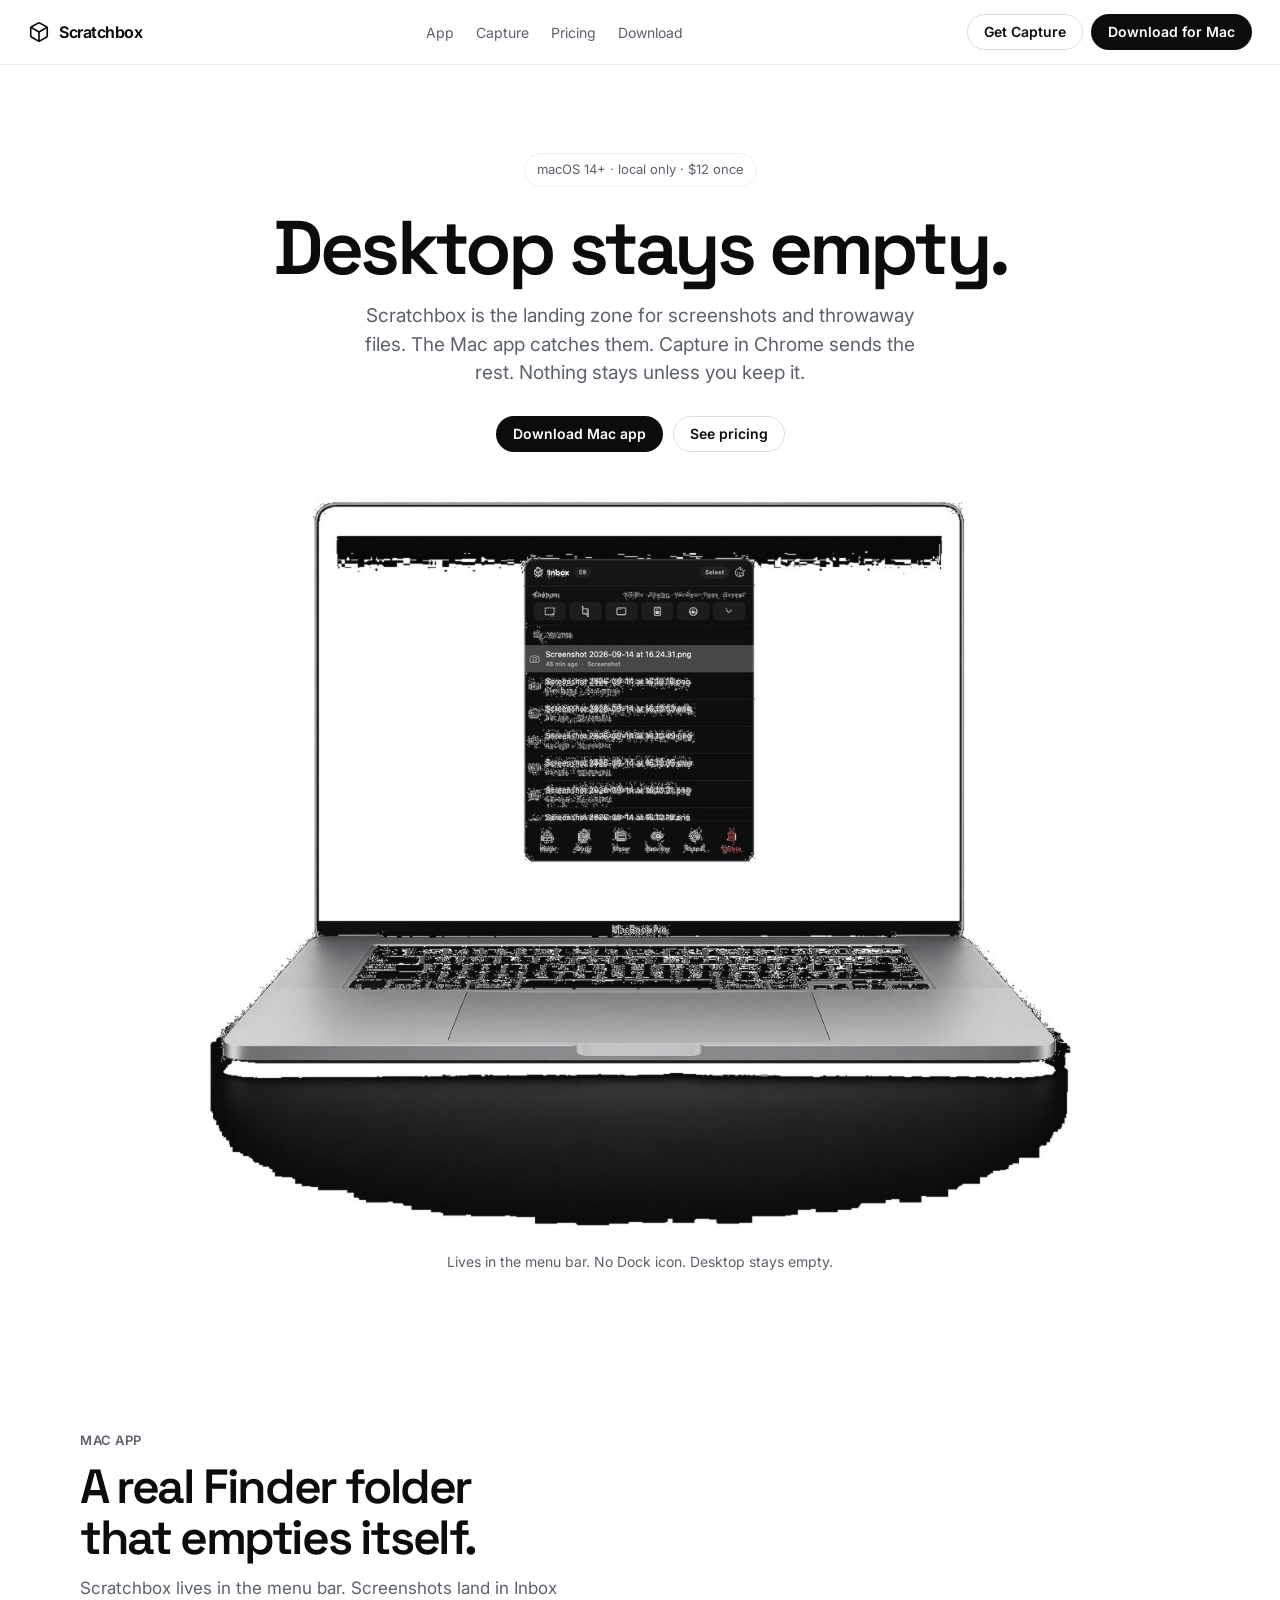
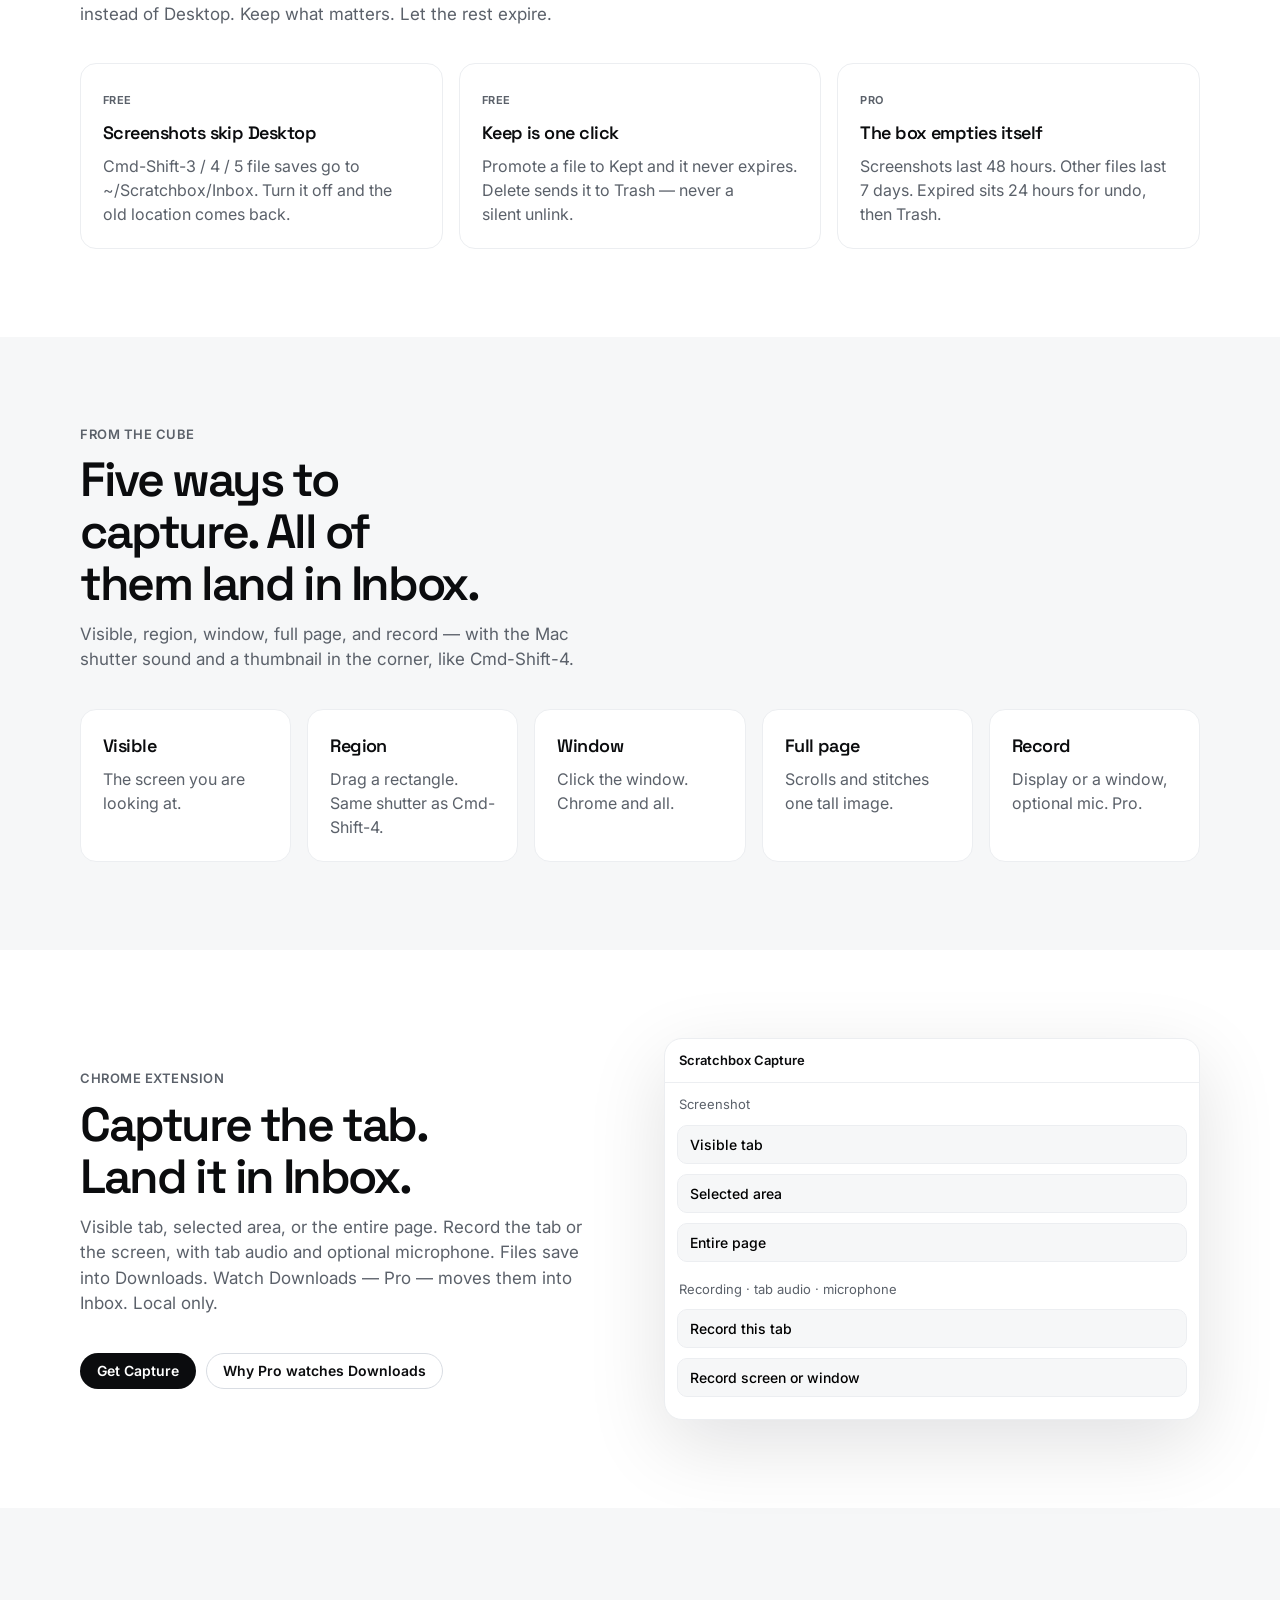
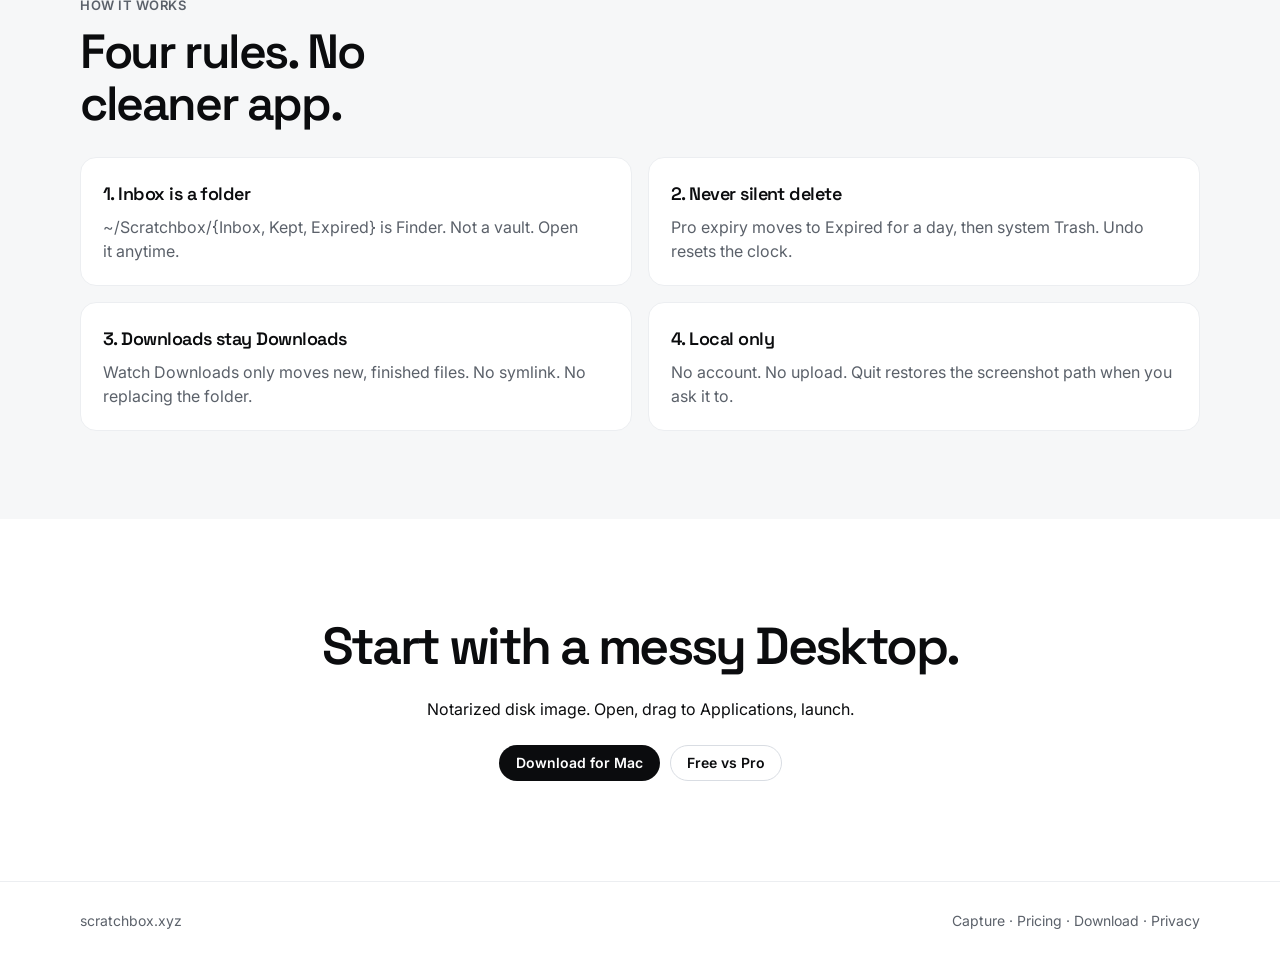
<file: index.html>
<!DOCTYPE html>
<html lang="en">
<head>
  <meta charset="utf-8">
  <meta name="viewport" content="width=device-width, initial-scale=1">
  <title>Scratchbox — nothing stays unless you keep it</title>
  <meta name="description" content="The Mac inbox for screenshots and throwaway files, plus Scratchbox Capture for Chrome. Nothing stays unless you keep it.">
  <link rel="canonical" href="https://scratchbox.xyz/">
  <link rel="icon" href="/favicon.svg" type="image/svg+xml">
  <link rel="preconnect" href="https://fonts.googleapis.com">
  <link rel="preconnect" href="https://fonts.gstatic.com" crossorigin>
  <link href="https://fonts.googleapis.com/css2?family=Inter:ital,opsz,wght@0,14..32,400..700;1,14..32,400..700&family=Space+Grotesk:wght@500;600;700&display=swap" rel="stylesheet">
  <link rel="stylesheet" href="/styles.css">
</head>
<body>
  <header class="nav">
    <a class="brand" href="/"><img class="brand-mark" src="/logo.svg" width="22" height="22" alt=""> Scratchbox</a>
    <nav class="nav-links">
      <a href="/#product">App</a>
      <a href="/capture">Capture</a>
      <a href="/pricing">Pricing</a>
      <a href="/download">Download</a>
    </nav>
    <div class="nav-cta">
      <a class="btn btn-ghost" href="/capture">Get Capture</a>
      <a class="btn btn-primary" href="/download/Scratchbox.dmg?v=0.2.2" download="Scratchbox-0.2.2.dmg">Download for Mac</a>
    </div>
  </header>

  <section class="hero">
    <div class="eyebrow reveal">macOS 14+ · local only · $12 once</div>
    <h1 class="reveal d1">Desktop stays empty.</h1>
    <p class="lede reveal d2">Scratchbox is the landing zone for screenshots and throwaway files. The Mac app catches them. Capture in Chrome sends the rest. Nothing stays unless you keep it.</p>
    <div class="hero-actions reveal d3">
      <a class="btn btn-primary" href="/download/Scratchbox.dmg?v=0.2.2" download="Scratchbox-0.2.2.dmg">Download Mac app</a>
      <a class="btn btn-ghost" href="/pricing">See pricing</a>
    </div>
  </section>
  <div class="stage-wrap reveal d4">
    <figure class="laptop">
      <img class="laptop-img" src="/macbook-hero.jpg" width="1082" height="913" alt="Scratchbox Inbox on a MacBook Pro">
    </figure>
    <p class="stage-caption" style="justify-content:center">Lives in the menu bar. No Dock icon. Desktop stays empty.</p>
  </div>
  <section class="section" id="product">
    <div class="wrap">
      <p class="kicker">Mac app</p>
      <h2>A real Finder folder that empties itself.</h2>
      <p class="sub">Scratchbox lives in the menu bar. Screenshots land in Inbox instead of Desktop. Keep what matters. Let the rest expire.</p>
      <div class="grid-3">
        <article class="card"><div class="badge">Free</div><h3>Screenshots skip Desktop</h3><p>Cmd-Shift-3 / 4 / 5 file saves go to ~/Scratchbox/Inbox. Turn it off and the old location comes back.</p></article>
        <article class="card"><div class="badge">Free</div><h3>Keep is one click</h3><p>Promote a file to Kept and it never expires. Delete sends it to Trash — never a silent unlink.</p></article>
        <article class="card"><div class="badge">Pro</div><h3>The box empties itself</h3><p>Screenshots last 48 hours. Other files last 7 days. Expired sits 24 hours for undo, then Trash.</p></article>
      </div>
    </div>
  </section>
  <section class="section alt" id="from-the-cube">
    <div class="wrap">
      <p class="kicker">From the cube</p>
      <h2>Five ways to capture. All of them land in Inbox.</h2>
      <p class="sub">Visible, region, window, full page, and record — with the Mac shutter sound and a thumbnail in the corner, like Cmd-Shift-4.</p>
      <div class="grid-5">
        <article class="card"><h3>Visible</h3><p>The screen you are looking at.</p></article>
        <article class="card"><h3>Region</h3><p>Drag a rectangle. Same shutter as Cmd-Shift-4.</p></article>
        <article class="card"><h3>Window</h3><p>Click the window. Chrome and all.</p></article>
        <article class="card"><h3>Full page</h3><p>Scrolls and stitches one tall image.</p></article>
        <article class="card"><h3>Record</h3><p>Display or a window, optional mic. Pro.</p></article>
      </div>
    </div>
  </section>
  <section class="section" id="capture">
    <div class="wrap split">
      <div>
        <p class="kicker">Chrome extension</p>
        <h2>Capture the tab. Land it in Inbox.</h2>
        <p class="sub">Visible tab, selected area, or the entire page. Record the tab or the screen, with tab audio and optional microphone. Files save into Downloads. Watch Downloads — Pro — moves them into Inbox. Local only.</p>
        <div class="hero-actions" style="justify-content:flex-start">
          <a class="btn btn-primary" href="/capture">Get Capture</a>
          <a class="btn btn-ghost" href="/pricing">Why Pro watches Downloads</a>
        </div>
      </div>
      <div class="mock">
        <header>Scratchbox Capture</header>
        <p style="margin:0;padding:12px 14px 0;color:#5b616a;font-size:13px">Screenshot</p>
        <button class="fake" type="button">Visible tab</button>
        <button class="fake" type="button">Selected area</button>
        <button class="fake" type="button">Entire page</button>
        <p style="margin:0;padding:8px 14px 0;color:#5b616a;font-size:13px">Recording · tab audio · microphone</p>
        <button class="fake" type="button">Record this tab</button>
        <button class="fake" type="button">Record screen or window</button>
        <div style="height:12px"></div>
      </div>
    </div>
  </section>
  <section class="section alt">
    <div class="wrap">
      <p class="kicker">How it works</p>
      <h2>Four rules. No cleaner app.</h2>
      <div class="grid-2" style="margin-top:28px">
        <article class="card"><h3>1. Inbox is a folder</h3><p>~/Scratchbox/{Inbox, Kept, Expired} is Finder. Not a vault. Open it anytime.</p></article>
        <article class="card"><h3>2. Never silent delete</h3><p>Pro expiry moves to Expired for a day, then system Trash. Undo resets the clock.</p></article>
        <article class="card"><h3>3. Downloads stay Downloads</h3><p>Watch Downloads only moves new, finished files. No symlink. No replacing the folder.</p></article>
        <article class="card"><h3>4. Local only</h3><p>No account. No upload. Quit restores the screenshot path when you ask it to.</p></article>
      </div>
    </div>
  </section>
  <section class="cta-band">
    <h2>Start with a messy Desktop.</h2>
    <p class="sub" style="margin:0 auto 24px">Notarized disk image. Open, drag to Applications, launch.</p>
    <div class="hero-actions">
      <a class="btn btn-primary" href="/download/Scratchbox.dmg?v=0.2.2" download="Scratchbox-0.2.2.dmg">Download for Mac</a>
      <a class="btn btn-ghost" href="/pricing">Free vs Pro</a>
    </div>
  </section>
  <footer class="site">
    <div class="wrap">
      <span>scratchbox.xyz</span>
      <span><a href="/capture">Capture</a> · <a href="/pricing">Pricing</a> · <a href="/download">Download</a> · <a href="/privacy">Privacy</a></span>
    </div>
  </footer>
  <script src="/app.js"></script>
</body>
</html>
</file>
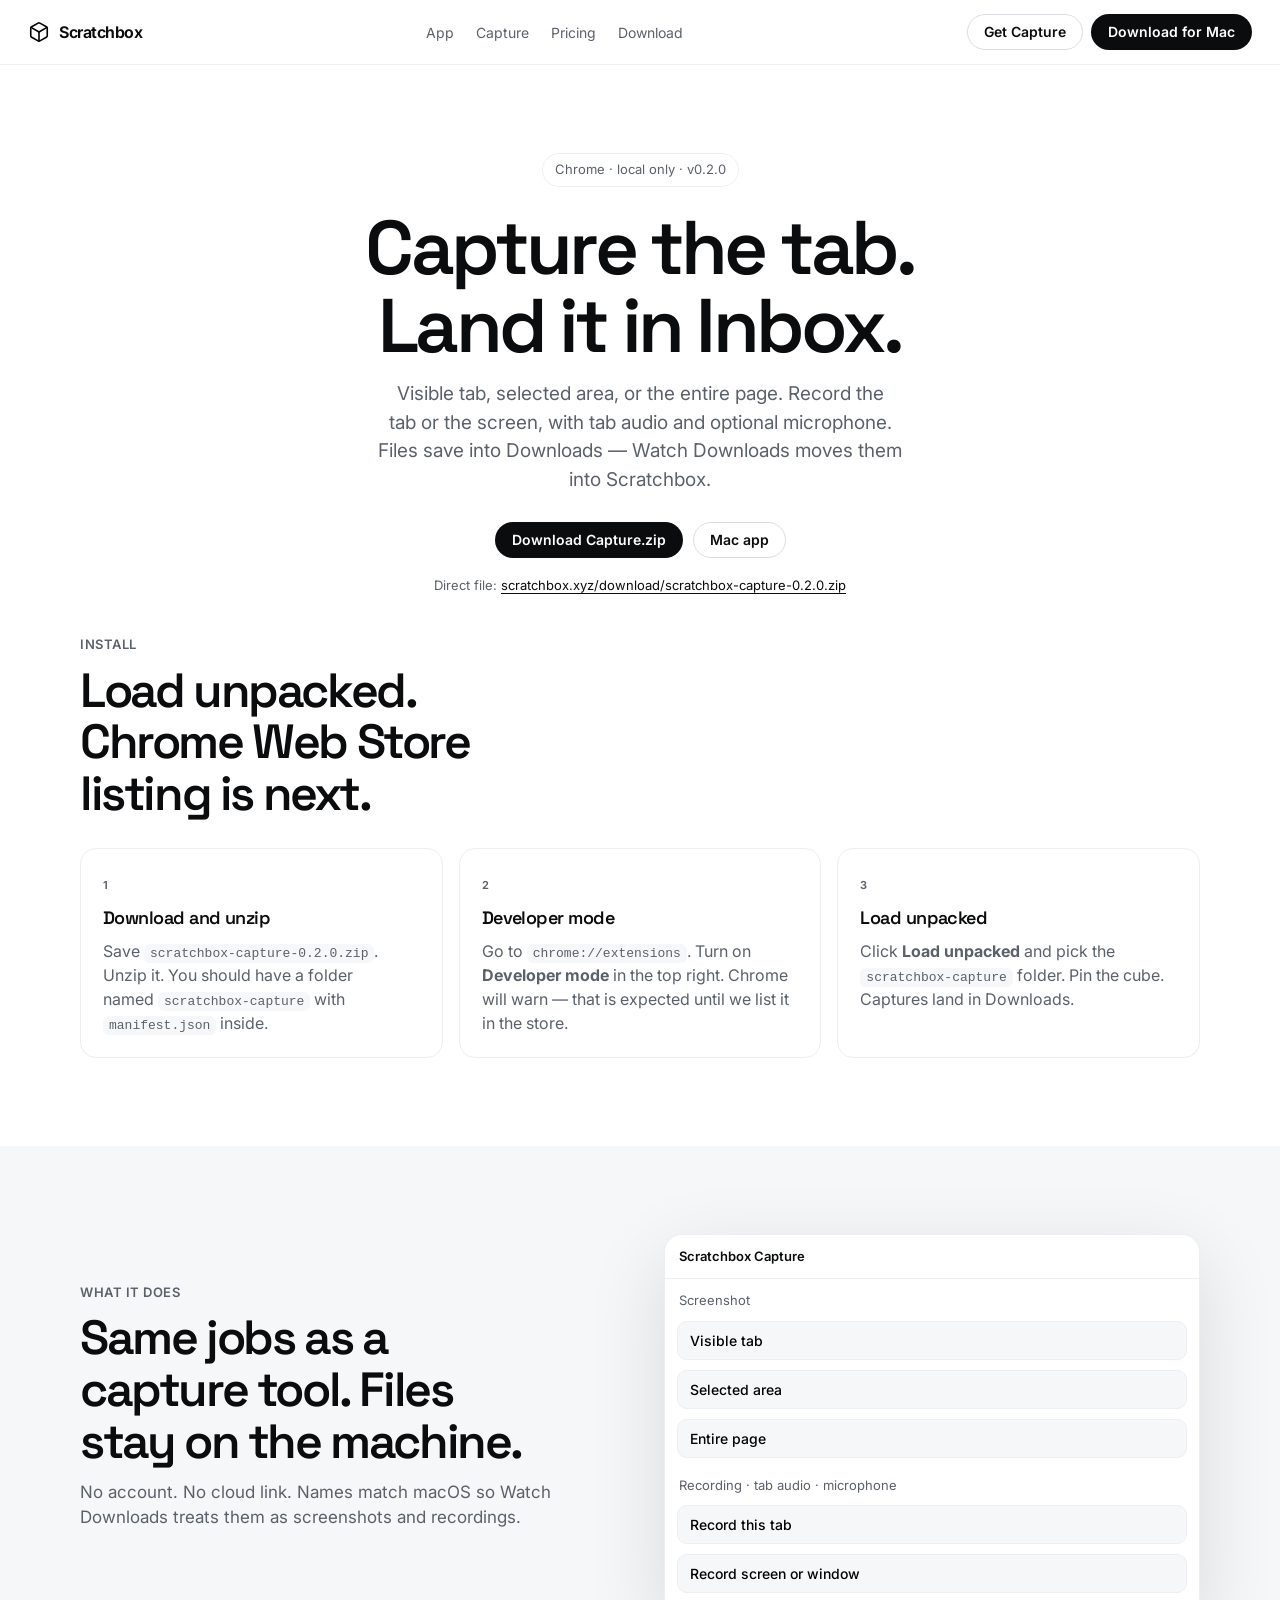
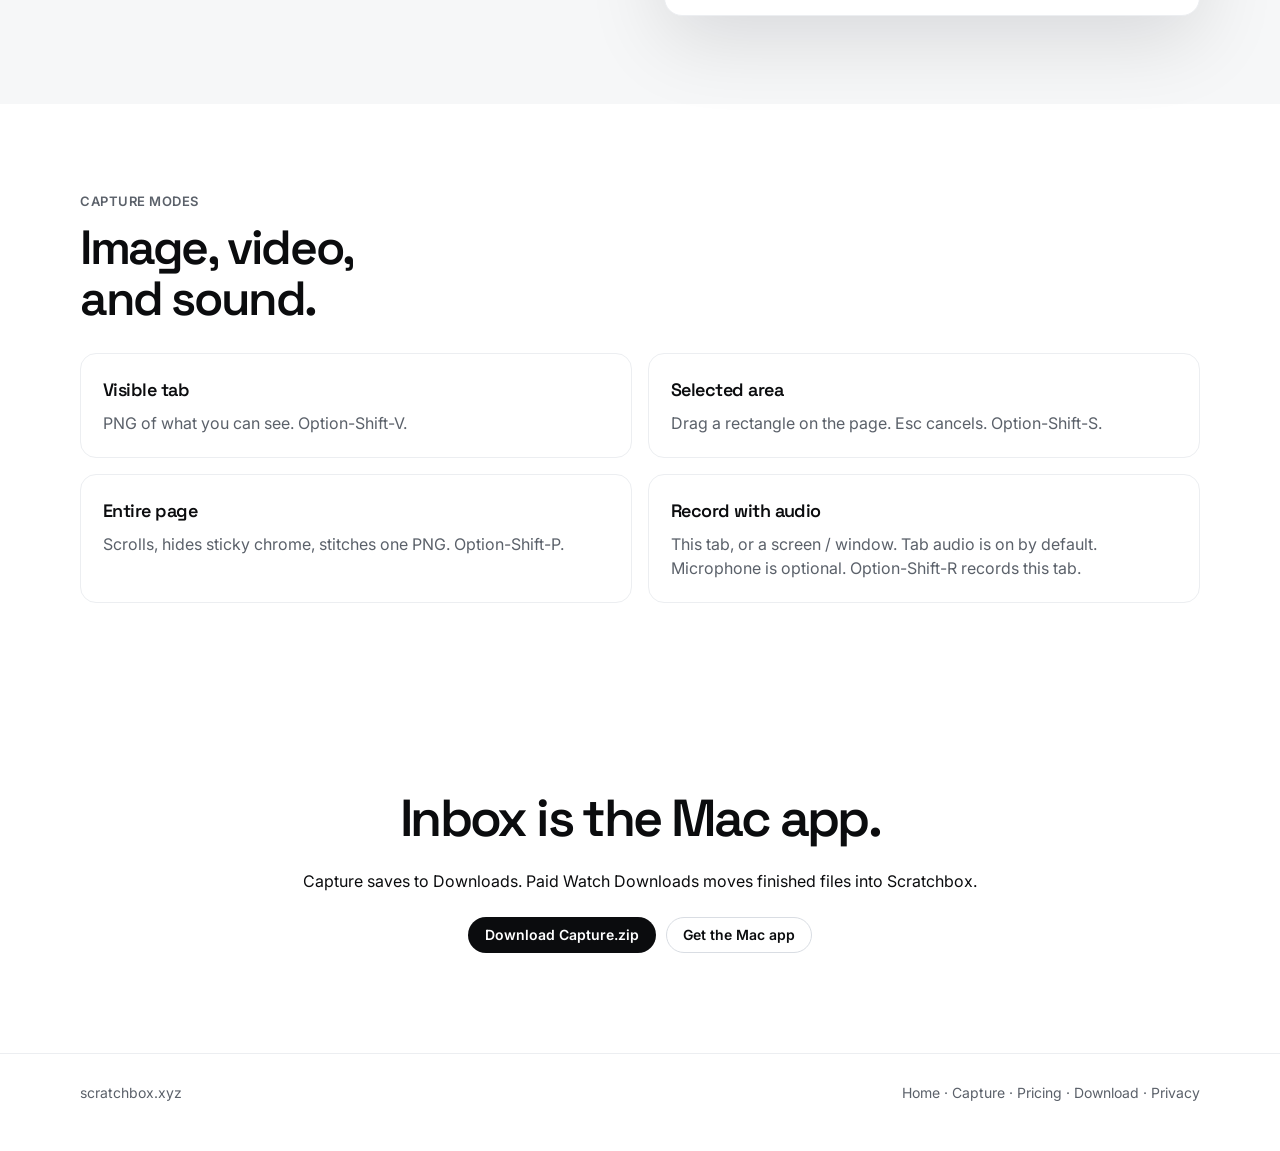
<file: capture.html>
<!DOCTYPE html>
<html lang="en">
<head>
  <meta charset="utf-8">
  <meta name="viewport" content="width=device-width, initial-scale=1">
  <title>Capture — Scratchbox</title>
  <meta name="description" content="Scratchbox Capture for Chrome. Visible tab, selected area, entire page, and recordings with audio. Local only. Load unpacked until the Chrome Web Store listing ships.">
  <link rel="canonical" href="https://scratchbox.xyz/capture">
  <link rel="icon" href="/favicon.svg" type="image/svg+xml">
  <link rel="preconnect" href="https://fonts.googleapis.com">
  <link rel="preconnect" href="https://fonts.gstatic.com" crossorigin>
  <link href="https://fonts.googleapis.com/css2?family=Inter:ital,opsz,wght@0,14..32,400..700;1,14..32,400..700&family=Space+Grotesk:wght@500;600;700&display=swap" rel="stylesheet">
  <link rel="stylesheet" href="/styles.css">
</head>
<body>
  <header class="nav">
    <a class="brand" href="/"><img class="brand-mark" src="/logo.svg" width="22" height="22" alt=""> Scratchbox</a>
    <nav class="nav-links">
      <a href="/#product">App</a>
      <a href="/capture">Capture</a>
      <a href="/pricing">Pricing</a>
      <a href="/download">Download</a>
    </nav>
    <div class="nav-cta">
      <a class="btn btn-ghost" href="/download/scratchbox-capture-0.2.0.zip" download="scratchbox-capture-0.2.0.zip">Get Capture</a>
      <a class="btn btn-primary" href="/download/Scratchbox.dmg?v=0.2.2" download="Scratchbox-0.2.2.dmg">Download for Mac</a>
    </div>
  </header>

  <section class="hero">
    <div class="eyebrow reveal">Chrome · local only · v0.2.0</div>
    <h1 class="reveal d1">Capture the tab. Land it in Inbox.</h1>
    <p class="lede reveal d2">Visible tab, selected area, or the entire page. Record the tab or the screen, with tab audio and optional microphone. Files save into Downloads — Watch Downloads moves them into Scratchbox.</p>
    <div class="hero-actions reveal d3">
      <a class="btn btn-primary" href="/download/scratchbox-capture-0.2.0.zip" download="scratchbox-capture-0.2.0.zip">Download Capture.zip</a>
      <a class="btn btn-ghost" href="/download">Mac app</a>
    </div>
    <p class="direct-link reveal d4">Direct file: <a href="/download/scratchbox-capture-0.2.0.zip" download="scratchbox-capture-0.2.0.zip">scratchbox.xyz/download/scratchbox-capture-0.2.0.zip</a></p>
  </section>

  <section class="section" style="padding-top:12px">
    <div class="wrap">
      <p class="kicker">Install</p>
      <h2>Load unpacked. Chrome Web Store listing is next.</h2>
      <div class="grid-3" style="margin-top:28px">
        <article class="card">
          <div class="badge">1</div>
          <h3>Download and unzip</h3>
          <p>Save <code>scratchbox-capture-0.2.0.zip</code>. Unzip it. You should have a folder named <code>scratchbox-capture</code> with <code>manifest.json</code> inside.</p>
        </article>
        <article class="card">
          <div class="badge">2</div>
          <h3>Developer mode</h3>
          <p>Go to <code>chrome://extensions</code>. Turn on <strong>Developer mode</strong> in the top right. Chrome will warn — that is expected until we list it in the store.</p>
        </article>
        <article class="card">
          <div class="badge">3</div>
          <h3>Load unpacked</h3>
          <p>Click <strong>Load unpacked</strong> and pick the <code>scratchbox-capture</code> folder. Pin the cube. Captures land in Downloads.</p>
        </article>
      </div>
    </div>
  </section>

  <section class="section alt">
    <div class="wrap split">
      <div>
        <p class="kicker">What it does</p>
        <h2>Same jobs as a capture tool. Files stay on the machine.</h2>
        <p class="sub">No account. No cloud link. Names match macOS so Watch Downloads treats them as screenshots and recordings.</p>
      </div>
      <div class="mock">
        <header>Scratchbox Capture</header>
        <p style="margin:0;padding:12px 14px 0;color:#5b616a;font-size:13px">Screenshot</p>
        <button class="fake" type="button">Visible tab</button>
        <button class="fake" type="button">Selected area</button>
        <button class="fake" type="button">Entire page</button>
        <p style="margin:0;padding:8px 14px 0;color:#5b616a;font-size:13px">Recording · tab audio · microphone</p>
        <button class="fake" type="button">Record this tab</button>
        <button class="fake" type="button">Record screen or window</button>
        <div style="height:12px"></div>
      </div>
    </div>
  </section>

  <section class="section">
    <div class="wrap">
      <p class="kicker">Capture modes</p>
      <h2>Image, video, and sound.</h2>
      <div class="grid-2" style="margin-top:28px">
        <article class="card">
          <h3>Visible tab</h3>
          <p>PNG of what you can see. Option-Shift-V.</p>
        </article>
        <article class="card">
          <h3>Selected area</h3>
          <p>Drag a rectangle on the page. Esc cancels. Option-Shift-S.</p>
        </article>
        <article class="card">
          <h3>Entire page</h3>
          <p>Scrolls, hides sticky chrome, stitches one PNG. Option-Shift-P.</p>
        </article>
        <article class="card">
          <h3>Record with audio</h3>
          <p>This tab, or a screen / window. Tab audio is on by default. Microphone is optional. Option-Shift-R records this tab.</p>
        </article>
      </div>
    </div>
  </section>

  <section class="cta-band">
    <h2>Inbox is the Mac app.</h2>
    <p class="sub" style="margin:0 auto 24px">Capture saves to Downloads. Paid Watch Downloads moves finished files into Scratchbox.</p>
    <div class="hero-actions">
      <a class="btn btn-primary" href="/download/scratchbox-capture-0.2.0.zip" download="scratchbox-capture-0.2.0.zip">Download Capture.zip</a>
      <a class="btn btn-ghost" href="/download">Get the Mac app</a>
    </div>
  </section>

  <footer class="site">
    <div class="wrap">
      <span>scratchbox.xyz</span>
      <span><a href="/">Home</a> · <a href="/capture">Capture</a> · <a href="/pricing">Pricing</a> · <a href="/download">Download</a> · <a href="/privacy">Privacy</a></span>
    </div>
  </footer>
  <script src="/app.js"></script>
</body>
</html>
</file>
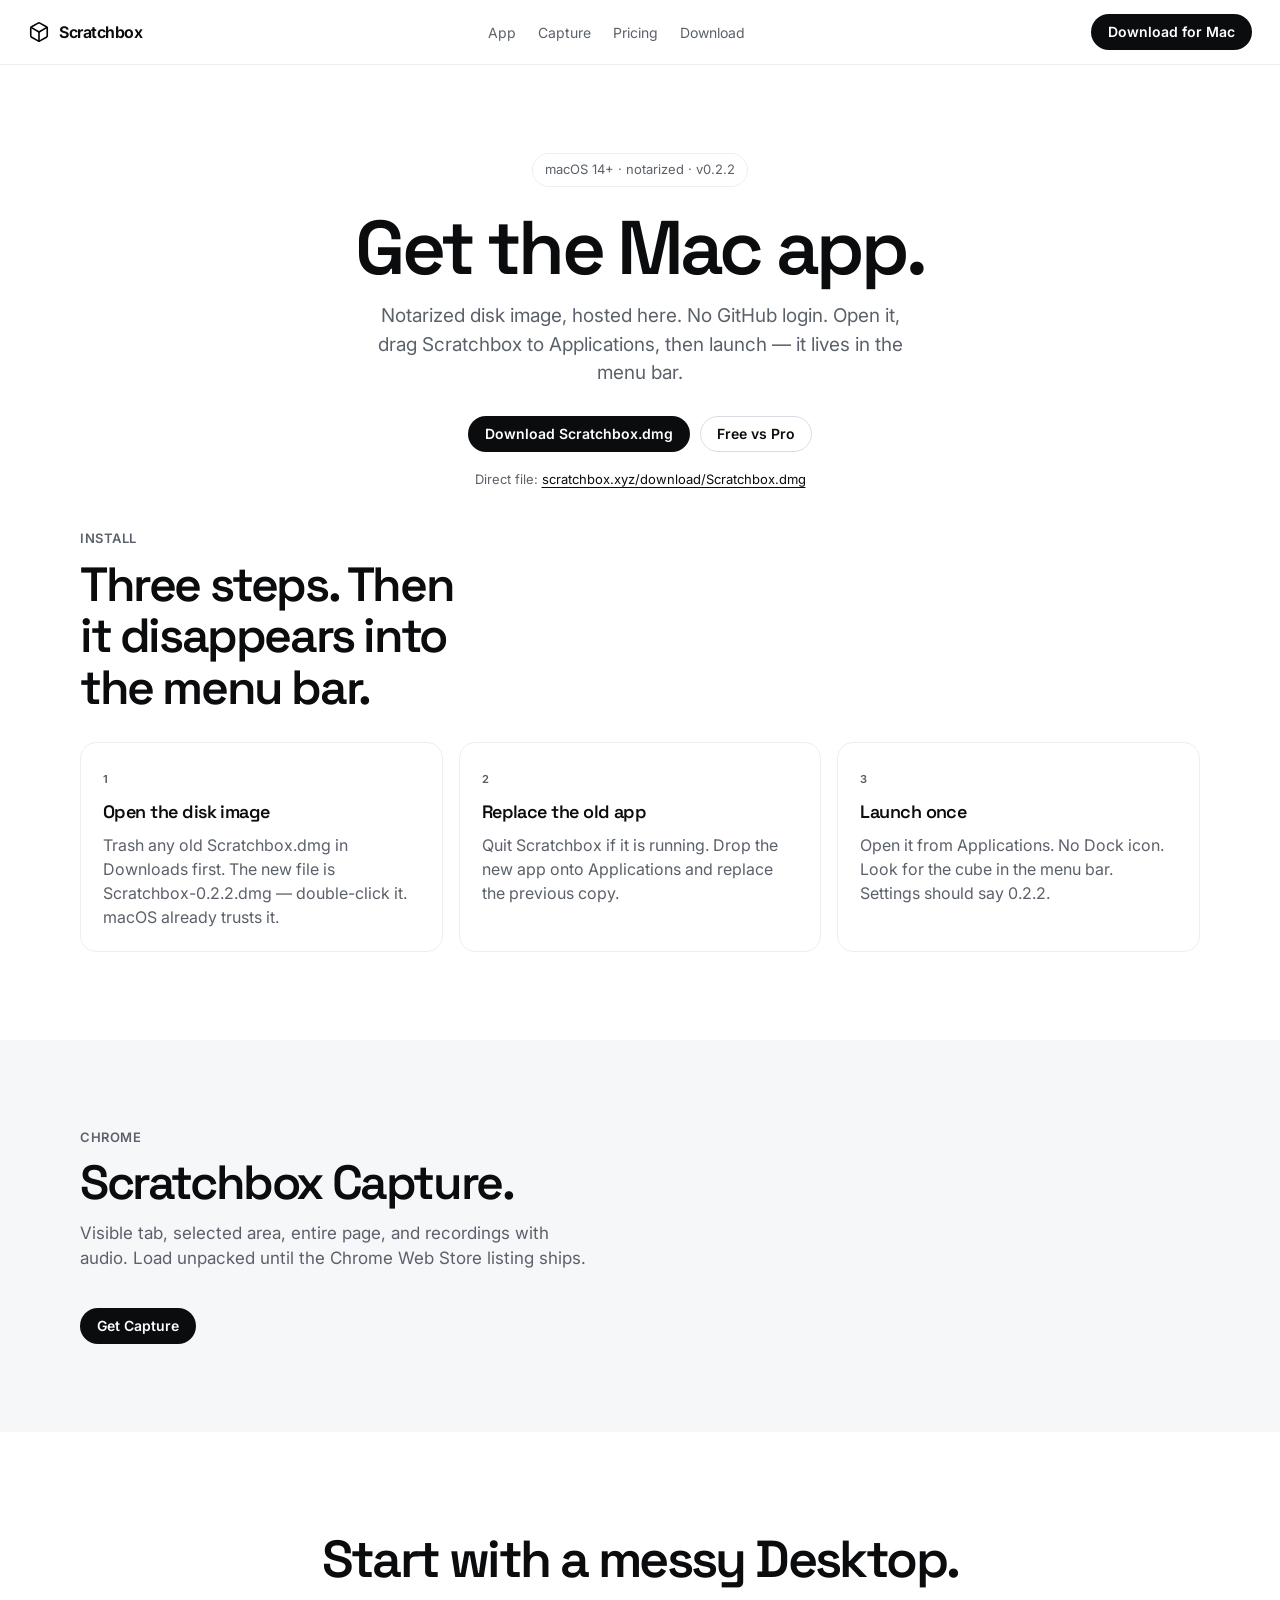
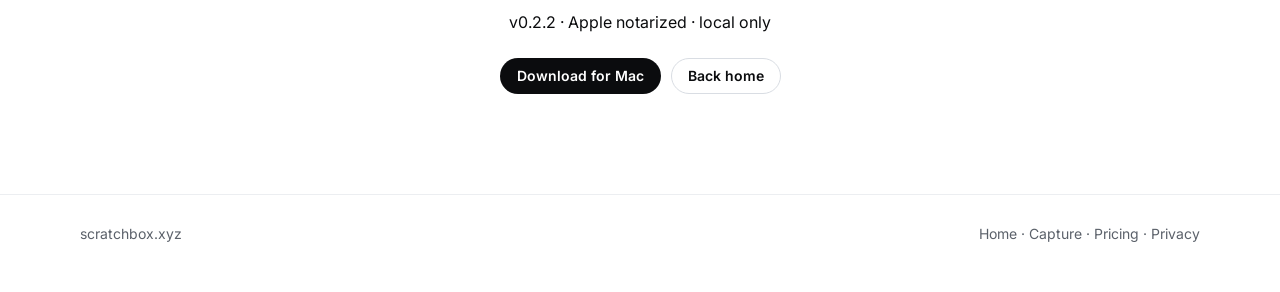
<file: download.html>
<!DOCTYPE html>
<html lang="en">
<head>
  <meta charset="utf-8">
  <meta name="viewport" content="width=device-width, initial-scale=1">
  <title>Download — Scratchbox</title>
  <meta name="description" content="Download the notarized Scratchbox Mac app. Open the disk image, drag to Applications, launch from the menu bar.">
  <link rel="canonical" href="https://scratchbox.xyz/download">
  <link rel="icon" href="/favicon.svg" type="image/svg+xml">
  <link rel="preconnect" href="https://fonts.googleapis.com">
  <link rel="preconnect" href="https://fonts.gstatic.com" crossorigin>
  <link href="https://fonts.googleapis.com/css2?family=Inter:ital,opsz,wght@0,14..32,400..700;1,14..32,400..700&family=Space+Grotesk:wght@500;600;700&display=swap" rel="stylesheet">
  <link rel="stylesheet" href="/styles.css">
</head>
<body>
  <header class="nav">
    <a class="brand" href="/"><img class="brand-mark" src="/logo.svg" width="22" height="22" alt=""> Scratchbox</a>
    <nav class="nav-links">
      <a href="/#product">App</a>
      <a href="/capture">Capture</a>
      <a href="/pricing">Pricing</a>
      <a href="/download">Download</a>
    </nav>
    <div class="nav-cta">
      <a class="btn btn-primary" href="/download/Scratchbox.dmg?v=0.2.2" download="Scratchbox-0.2.2.dmg">Download for Mac</a>
    </div>
  </header>

  <section class="hero">
    <div class="eyebrow reveal">macOS 14+ · notarized · v0.2.2</div>
    <h1 class="reveal d1">Get the Mac app.</h1>
    <p class="lede reveal d2">Notarized disk image, hosted here. No GitHub login. Open it, drag Scratchbox to Applications, then launch — it lives in the menu bar.</p>
    <div class="hero-actions reveal d3">
      <a class="btn btn-primary" href="/download/Scratchbox.dmg?v=0.2.2" download="Scratchbox-0.2.2.dmg">Download Scratchbox.dmg</a>
      <a class="btn btn-ghost" href="/pricing">Free vs Pro</a>
    </div>
    <p class="direct-link reveal d4">Direct file: <a href="/download/Scratchbox.dmg?v=0.2.2" download="Scratchbox-0.2.2.dmg">scratchbox.xyz/download/Scratchbox.dmg</a></p>
  </section>

  <section class="section" style="padding-top:12px">
    <div class="wrap">
      <p class="kicker">Install</p>
      <h2>Three steps. Then it disappears into the menu bar.</h2>
      <div class="grid-3" style="margin-top:28px">
        <article class="card">
          <div class="badge">1</div>
          <h3>Open the disk image</h3>
          <p>Trash any old Scratchbox.dmg in Downloads first. The new file is Scratchbox-0.2.2.dmg — double-click it. macOS already trusts it.</p>
        </article>
        <article class="card">
          <div class="badge">2</div>
          <h3>Replace the old app</h3>
          <p>Quit Scratchbox if it is running. Drop the new app onto Applications and replace the previous copy.</p>
        </article>
        <article class="card">
          <div class="badge">3</div>
          <h3>Launch once</h3>
          <p>Open it from Applications. No Dock icon. Look for the cube in the menu bar. Settings should say 0.2.2.</p>
        </article>
      </div>
    </div>
  </section>

  <section class="section alt">
    <div class="wrap">
      <p class="kicker">Chrome</p>
      <h2>Scratchbox Capture.</h2>
      <p class="sub">Visible tab, selected area, entire page, and recordings with audio. Load unpacked until the Chrome Web Store listing ships.</p>
      <a class="btn btn-primary" href="/capture">Get Capture</a>
    </div>
  </section>

  <section class="cta-band">
    <h2>Start with a messy Desktop.</h2>
    <p class="sub" style="margin:0 auto 24px">v0.2.2 · Apple notarized · local only</p>
    <div class="hero-actions">
      <a class="btn btn-primary" href="/download/Scratchbox.dmg?v=0.2.2" download="Scratchbox-0.2.2.dmg">Download for Mac</a>
      <a class="btn btn-ghost" href="/">Back home</a>
    </div>
  </section>

  <footer class="site">
    <div class="wrap">
      <span>scratchbox.xyz</span>
      <span><a href="/">Home</a> · <a href="/capture">Capture</a> · <a href="/pricing">Pricing</a> · <a href="/privacy">Privacy</a></span>
    </div>
  </footer>
  <script src="/app.js"></script>
</body>
</html>
</file>
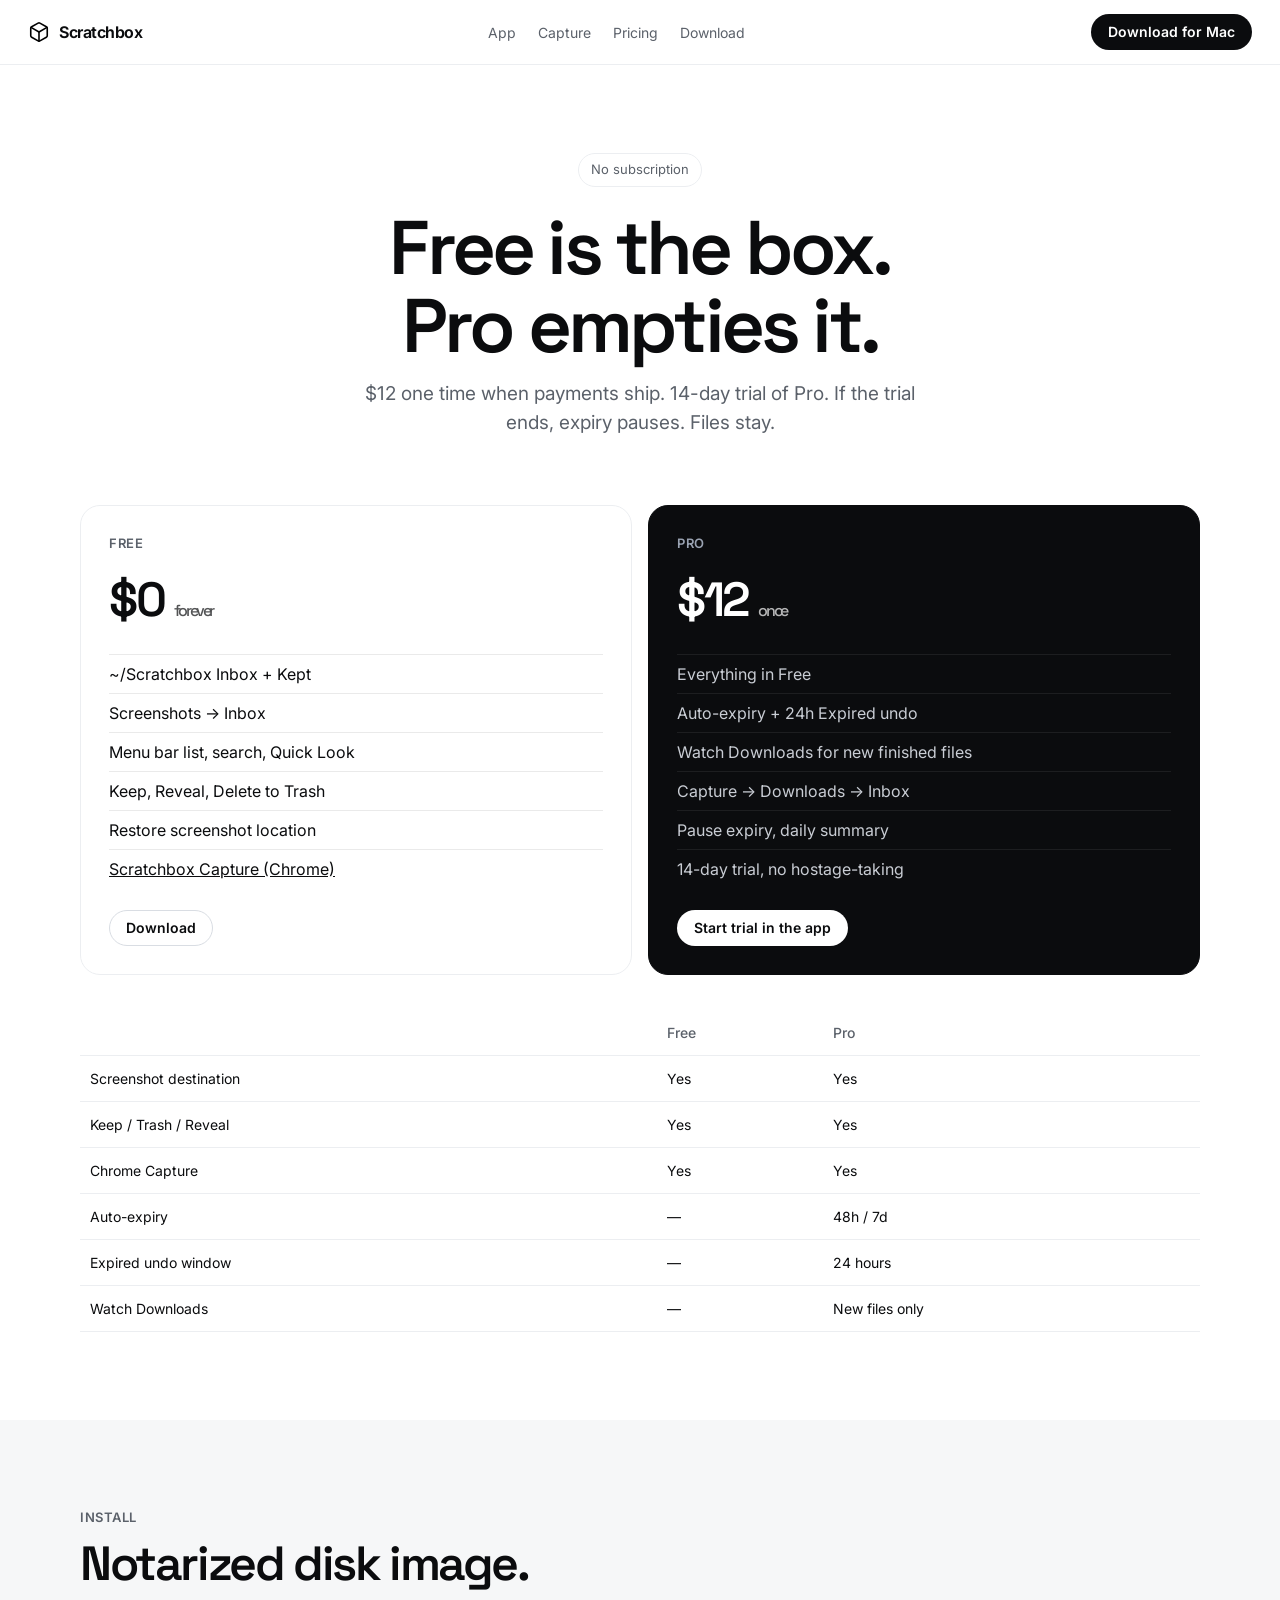
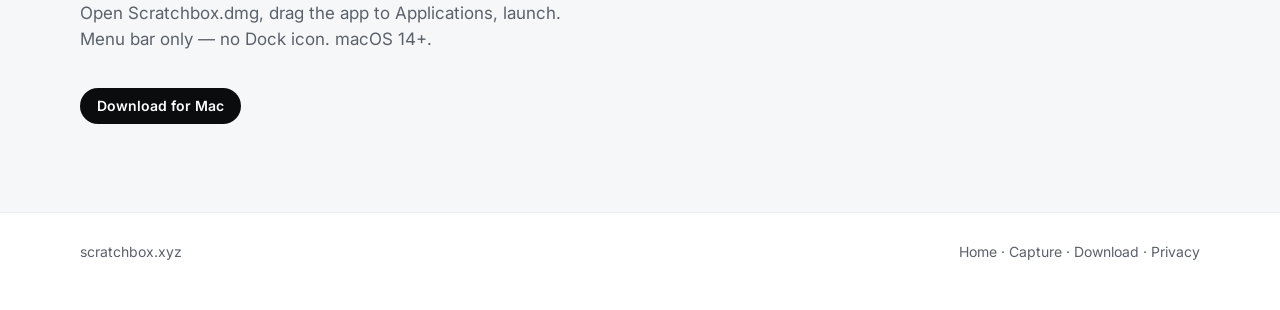
<file: pricing.html>
<!DOCTYPE html>
<html lang="en">
<head>
  <meta charset="utf-8">
  <meta name="viewport" content="width=device-width, initial-scale=1">
  <title>Pricing — Scratchbox</title>
  <meta name="description" content="Scratchbox is $12 once. Free keeps screenshots off the Desktop. Pro empties the box.">
  <link rel="canonical" href="https://scratchbox.xyz/pricing">
  <link rel="icon" href="/favicon.svg" type="image/svg+xml">
  <link rel="preconnect" href="https://fonts.googleapis.com">
  <link rel="preconnect" href="https://fonts.gstatic.com" crossorigin>
  <link href="https://fonts.googleapis.com/css2?family=Inter:ital,opsz,wght@0,14..32,400..700;1,14..32,400..700&family=Space+Grotesk:wght@500;600;700&display=swap" rel="stylesheet">
  <link rel="stylesheet" href="/styles.css">
</head>
<body>
  <header class="nav">
    <a class="brand" href="/"><img class="brand-mark" src="/logo.svg" width="22" height="22" alt=""> Scratchbox</a>
    <nav class="nav-links">
      <a href="/#product">App</a>
      <a href="/capture">Capture</a>
      <a href="/pricing">Pricing</a>
      <a href="/download">Download</a>
    </nav>
    <div class="nav-cta">
      <a class="btn btn-primary" href="/download/Scratchbox.dmg?v=0.2.2" download="Scratchbox-0.2.2.dmg">Download for Mac</a>
    </div>
  </header>

  <section class="hero">
    <div class="eyebrow reveal">No subscription</div>
    <h1 class="reveal d1">Free is the box. Pro empties it.</h1>
    <p class="lede reveal d2">$12 one time when payments ship. 14-day trial of Pro. If the trial ends, expiry pauses. Files stay.</p>
  </section>

  <section class="section" style="padding-top:12px">
    <div class="wrap">
      <div class="plans">
        <article class="plan reveal">
          <p class="kicker">Free</p>
          <div class="price">$0 <span>forever</span></div>
          <ul>
            <li>~/Scratchbox Inbox + Kept</li>
            <li>Screenshots → Inbox</li>
            <li>Menu bar list, search, Quick Look</li>
            <li>Keep, Reveal, Delete to Trash</li>
            <li>Restore screenshot location</li>
            <li><a href="/capture">Scratchbox Capture (Chrome)</a></li>
          </ul>
          <a class="btn btn-ghost" href="/download/Scratchbox.dmg?v=0.2.2" download="Scratchbox-0.2.2.dmg">Download</a>
        </article>
        <article class="plan featured reveal d2">
          <p class="kicker" style="color:#9aa3b2">Pro</p>
          <div class="price">$12 <span>once</span></div>
          <ul>
            <li>Everything in Free</li>
            <li>Auto-expiry + 24h Expired undo</li>
            <li>Watch Downloads for new finished files</li>
            <li>Capture → Downloads → Inbox</li>
            <li>Pause expiry, daily summary</li>
            <li>14-day trial, no hostage-taking</li>
          </ul>
          <a class="btn btn-primary" style="background:#fff;color:#0b0c0e" href="/download/Scratchbox.dmg?v=0.2.2" download="Scratchbox-0.2.2.dmg">Start trial in the app</a>
        </article>
      </div>

      <table class="compare">
        <thead>
          <tr><th></th><th>Free</th><th>Pro</th></tr>
        </thead>
        <tbody>
          <tr><td>Screenshot destination</td><td>Yes</td><td>Yes</td></tr>
          <tr><td>Keep / Trash / Reveal</td><td>Yes</td><td>Yes</td></tr>
          <tr><td>Chrome Capture</td><td>Yes</td><td>Yes</td></tr>
          <tr><td>Auto-expiry</td><td>—</td><td>48h / 7d</td></tr>
          <tr><td>Expired undo window</td><td>—</td><td>24 hours</td></tr>
          <tr><td>Watch Downloads</td><td>—</td><td>New files only</td></tr>
        </tbody>
      </table>
    </div>
  </section>

  <section class="section alt">
    <div class="wrap">
      <p class="kicker">Install</p>
      <h2>Notarized disk image.</h2>
      <p class="sub">Open Scratchbox.dmg, drag the app to Applications, launch. Menu bar only — no Dock icon. macOS 14+.</p>
      <a class="btn btn-primary" href="/download/Scratchbox.dmg?v=0.2.2" download="Scratchbox-0.2.2.dmg">Download for Mac</a>
    </div>
  </section>

  <footer class="site">
    <div class="wrap">
      <span>scratchbox.xyz</span>
      <span><a href="/">Home</a> · <a href="/capture">Capture</a> · <a href="/download">Download</a> · <a href="/privacy">Privacy</a></span>
    </div>
  </footer>
  <script src="/app.js"></script>
</body>
</html>
</file>
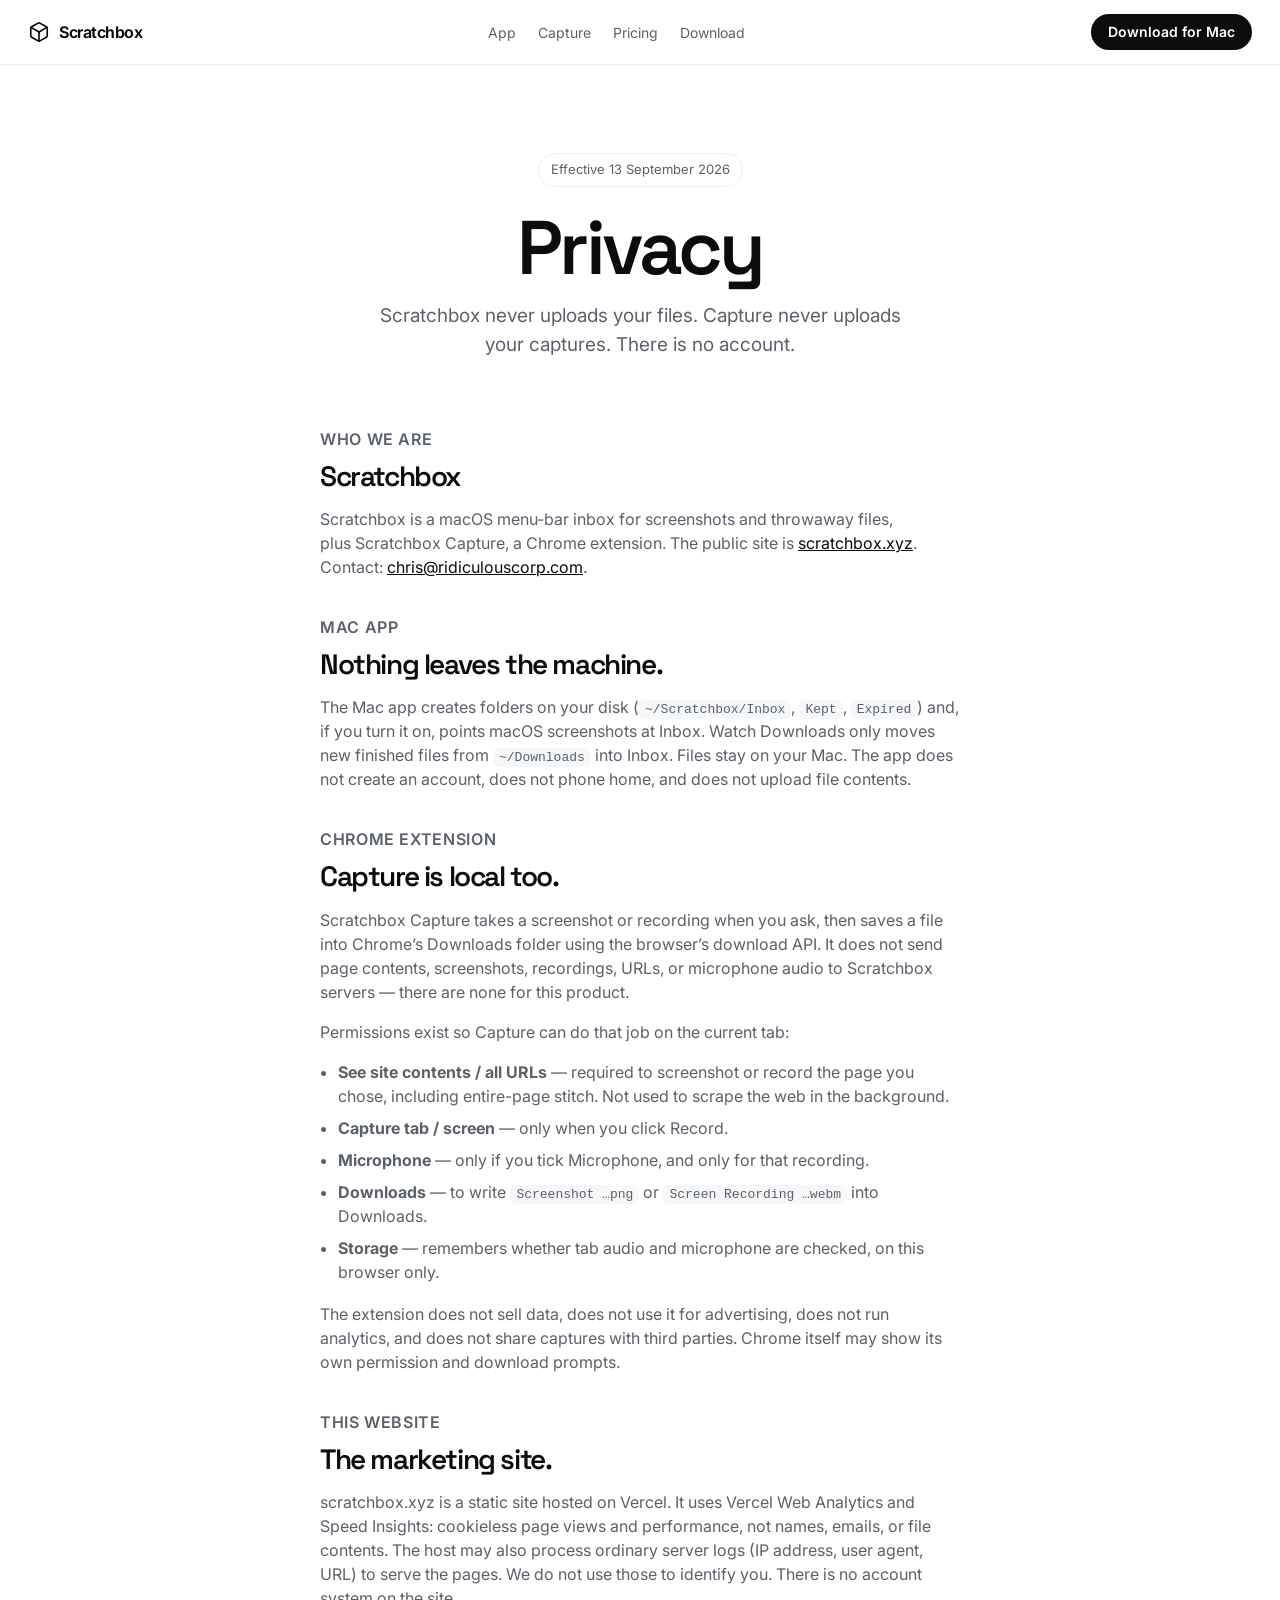
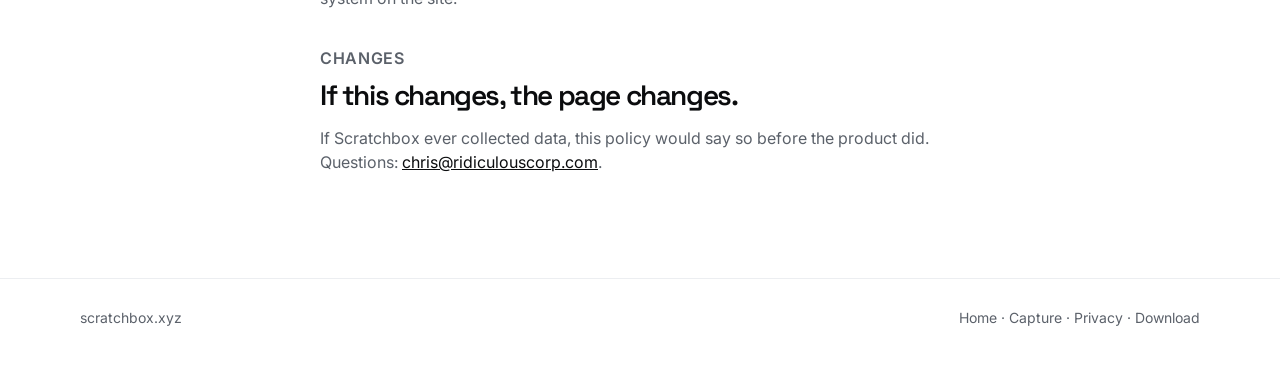
<file: privacy.html>
<!DOCTYPE html>
<html lang="en">
<head>
  <meta charset="utf-8">
  <meta name="viewport" content="width=device-width, initial-scale=1">
  <title>Privacy — Scratchbox</title>
  <meta name="description" content="Scratchbox and Scratchbox Capture are local only. No account. No upload.">
  <link rel="canonical" href="https://scratchbox.xyz/privacy">
  <link rel="icon" href="/favicon.svg" type="image/svg+xml">
  <link rel="preconnect" href="https://fonts.googleapis.com">
  <link rel="preconnect" href="https://fonts.gstatic.com" crossorigin>
  <link href="https://fonts.googleapis.com/css2?family=Inter:ital,opsz,wght@0,14..32,400..700;1,14..32,400..700&family=Space+Grotesk:wght@500;600;700&display=swap" rel="stylesheet">
  <link rel="stylesheet" href="/styles.css">
</head>
<body>
  <header class="nav">
    <a class="brand" href="/"><img class="brand-mark" src="/logo.svg" width="22" height="22" alt=""> Scratchbox</a>
    <nav class="nav-links">
      <a href="/#product">App</a>
      <a href="/capture">Capture</a>
      <a href="/pricing">Pricing</a>
      <a href="/download">Download</a>
    </nav>
    <div class="nav-cta">
      <a class="btn btn-primary" href="/download/Scratchbox.dmg?v=0.2.2" download="Scratchbox-0.2.2.dmg">Download for Mac</a>
    </div>
  </header>

  <section class="hero">
    <div class="eyebrow reveal">Effective 13 September 2026</div>
    <h1 class="reveal d1">Privacy</h1>
    <p class="lede reveal d2">Scratchbox never uploads your files. Capture never uploads your captures. There is no account.</p>
  </section>

  <section class="section" style="padding-top:12px">
    <div class="wrap prose">
      <p class="kicker">Who we are</p>
      <h2>Scratchbox</h2>
      <p>Scratchbox is a macOS menu-bar inbox for screenshots and throwaway files, plus Scratchbox Capture, a Chrome extension. The public site is <a href="https://scratchbox.xyz">scratchbox.xyz</a>. Contact: <a href="mailto:chris@ridiculouscorp.com">chris@ridiculouscorp.com</a>.</p>

      <p class="kicker" style="margin-top:36px">Mac app</p>
      <h2>Nothing leaves the machine.</h2>
      <p>The Mac app creates folders on your disk (<code>~/Scratchbox/Inbox</code>, <code>Kept</code>, <code>Expired</code>) and, if you turn it on, points macOS screenshots at Inbox. Watch Downloads only moves new finished files from <code>~/Downloads</code> into Inbox. Files stay on your Mac. The app does not create an account, does not phone home, and does not upload file contents.</p>

      <p class="kicker" style="margin-top:36px">Chrome extension</p>
      <h2>Capture is local too.</h2>
      <p>Scratchbox Capture takes a screenshot or recording when you ask, then saves a file into Chrome’s Downloads folder using the browser’s download API. It does not send page contents, screenshots, recordings, URLs, or microphone audio to Scratchbox servers — there are none for this product.</p>
      <p>Permissions exist so Capture can do that job on the current tab:</p>
      <ul>
        <li><strong>See site contents / all URLs</strong> — required to screenshot or record the page you chose, including entire-page stitch. Not used to scrape the web in the background.</li>
        <li><strong>Capture tab / screen</strong> — only when you click Record.</li>
        <li><strong>Microphone</strong> — only if you tick Microphone, and only for that recording.</li>
        <li><strong>Downloads</strong> — to write <code>Screenshot …png</code> or <code>Screen Recording …webm</code> into Downloads.</li>
        <li><strong>Storage</strong> — remembers whether tab audio and microphone are checked, on this browser only.</li>
      </ul>
      <p>The extension does not sell data, does not use it for advertising, does not run analytics, and does not share captures with third parties. Chrome itself may show its own permission and download prompts.</p>

      <p class="kicker" style="margin-top:36px">This website</p>
      <h2>The marketing site.</h2>
      <p>scratchbox.xyz is a static site hosted on Vercel. It uses Vercel Web Analytics and Speed Insights: cookieless page views and performance, not names, emails, or file contents. The host may also process ordinary server logs (IP address, user agent, URL) to serve the pages. We do not use those to identify you. There is no account system on the site.</p>

      <p class="kicker" style="margin-top:36px">Changes</p>
      <h2>If this changes, the page changes.</h2>
      <p>If Scratchbox ever collected data, this policy would say so before the product did. Questions: <a href="mailto:chris@ridiculouscorp.com">chris@ridiculouscorp.com</a>.</p>
    </div>
  </section>

  <footer class="site">
    <div class="wrap">
      <span>scratchbox.xyz</span>
      <span><a href="/">Home</a> · <a href="/capture">Capture</a> · <a href="/privacy">Privacy</a> · <a href="/download">Download</a></span>
    </div>
  </footer>
  <script src="/app.js"></script>
</body>
</html>
</file>
<file: styles.css>
:root {
  --bg: #ffffff;
  --bg-soft: #f6f7f8;
  --ink: #0b0c0e;
  --muted: #5b616a;
  --line: #eceef1;
  --btn: #0b0c0e;
  --btn-text: #ffffff;
  --shadow: 0 24px 80px rgba(11, 12, 14, 0.12);
  --radius: 16px;
  --font: Inter, ui-sans-serif, system-ui, sans-serif;
  --display: "Space Grotesk", Inter, ui-sans-serif, system-ui, sans-serif;
}

  html {
    background: var(--bg);
    color: var(--ink);
    -webkit-font-smoothing: antialiased;
    -moz-osx-font-smoothing: grayscale;
    scroll-behavior: smooth;
  }
  body {
    margin: 0;
    min-height: 100vh;
    background: var(--bg);
    font: 16px/1.5 var(--font);
  }
  button:not(:disabled),
  [role="button"]:not(:disabled) {
    cursor: pointer;
  }
  h1,
  h2 {
    font-family: var(--display);
    font-weight: 600;
    letter-spacing: -0.05em;
    text-wrap: balance;
  }
  p {
    text-wrap: pretty;
  }
a { color: inherit; }
img { max-width: 100%; }

.nav {
  position: sticky;
  top: 0;
  z-index: 40;
  display: flex;
  align-items: center;
  justify-content: space-between;
  gap: 16px;
  padding: 14px 28px;
  background: rgb(255 255 255 / 0.86);
  backdrop-filter: saturate(180%) blur(16px);
  border-bottom: 1px solid var(--line);
}
.brand {
  display: flex;
  align-items: center;
  gap: 9px;
  font-weight: 650;
  letter-spacing: -0.03em;
  text-decoration: none;
}
.brand-mark {
  width: 22px;
  height: 22px;
  display: block;
}
.nav-links {
  display: flex;
  gap: 22px;
  color: var(--muted);
  font-size: 14px;
}
.nav-links a {
  text-decoration: none;
}
.nav-links a:hover {
  color: var(--ink);
}
.nav-cta {
  display: flex;
  gap: 8px;
}

.btn {
  display: inline-flex;
  align-items: center;
  justify-content: center;
  border-radius: 999px;
  padding: 10px 16px;
  font: 600 14px/1 var(--font);
  text-decoration: none;
  border: 1px solid transparent;
  transition-property: transform, background-color, color;
  transition-duration: 180ms;
  transition-timing-function: cubic-bezier(0.2, 0.8, 0.2, 1);
}
.btn:hover {
  transform: translateY(-1px);
}
.btn-primary {
  background: var(--btn);
  color: var(--btn-text);
}
.btn-ghost {
  background: #fff;
  color: var(--ink);
  border-color: #d9dde3;
}

.wrap {
  max-width: 1120px;
  margin: 0 auto;
  padding: 0 24px;
}

.hero {
  text-align: center;
  padding: 88px 24px 28px;
}
.eyebrow {
  display: inline-flex;
  align-items: center;
  gap: 8px;
  border: 1px solid var(--line);
  border-radius: 999px;
  padding: 6px 12px;
  font-size: 13px;
  color: var(--muted);
  background: #fff;
}
.hero h1 {
  max-width: 18ch;
  margin: 22px auto 16px;
  font-size: clamp(44px, 7vw, 76px);
  line-height: 1.02;
}
.hero p.lede {
  max-width: 46ch;
  margin: 0 auto 28px;
  color: var(--muted);
  font-size: 19px;
}
.hero-actions {
  display: flex;
  justify-content: center;
  gap: 10px;
  flex-wrap: wrap;
}
.direct-link {
  margin: 18px auto 0;
  color: var(--muted);
  font-size: 13px;
}
.direct-link a {
  color: var(--ink);
  text-underline-offset: 3px;
}

.reveal {
  opacity: 0;
  transform: translateY(18px) scale(0.985);
  filter: blur(6px);
  animation: rise 800ms cubic-bezier(0.16, 1, 0.3, 1) forwards;
}
.d1 {
  animation-delay: 60ms;
}
.d2 {
  animation-delay: 140ms;
}
.d3 {
  animation-delay: 220ms;
}
.d4 {
  animation-delay: 320ms;
}
@keyframes rise {
  to {
    opacity: 1;
    transform: none;
    filter: none;
  }
}

.stage-wrap {
  padding: 12px 24px 72px;
}
.laptop {
  position: relative;
  width: min(880px, 100%);
  margin: 0 auto;
}
.laptop-img {
  display: block;
  width: 100%;
  height: auto;
  position: relative;
  z-index: 2;
  pointer-events: none;
}
.laptop-screen {
  position: absolute;
  left: 21.2%;
  top: 12.6%;
  width: 57.6%;
  height: 38.8%;
  z-index: 1;
  overflow: hidden;
  border-radius: 8px;
  background: #c5ccd8;
}
.os {
  position: relative;
  height: 100%;
  background:
    radial-gradient(1200px 400px at 50% -10%, #ffffff 0%, transparent 60%),
    #c5ccd8;
  overflow: hidden;
}
.menubar {
  display: flex;
  align-items: center;
  justify-content: space-between;
  height: 22px;
  padding: 0 8px;
  background: rgb(255 255 255 / 0.62);
  backdrop-filter: blur(12px);
  font-size: 10px;
  color: #222;
}
.mb-left,
.mb-right {
  display: flex;
  gap: 8px;
  align-items: center;
}
.tray {
  width: 14px;
  height: 14px;
  display: grid;
  place-items: center;
}
.tray img {
  width: 12px;
  height: 12px;
  display: block;
}
.desktop {
  position: absolute;
  inset: 22px 0 0;
}
.file {
  position: absolute;
  width: 58px;
  text-align: center;
  font-size: 8px;
  color: #1b1c1e;
  transition-property: transform, opacity;
  transition-duration: 700ms, 500ms;
  transition-timing-function: cubic-bezier(0.2, 0.8, 0.2, 1), ease;
}
.file .thumb {
  width: 42px;
  height: 30px;
  margin: 0 auto 4px;
  background: #fff;
  border-radius: 3px;
  box-shadow: 0 6px 16px rgb(0 0 0 / 0.12);
  border: 1px solid #ddd;
}
.file .thumb.red {
  background: linear-gradient(180deg, #fff, #f3d0cc);
}
.file .thumb.blue {
  background: linear-gradient(180deg, #fff, #d5def6);
}
.os.clean .file {
  transform: translate(var(--to-x), var(--to-y)) scale(0.2);
  opacity: 0;
}
.popover {
  position: absolute;
  top: 28px;
  right: 10px;
  width: 44%;
  min-width: 140px;
  background: rgb(255 255 255 / 0.94);
  border: 1px solid #e3e6eb;
  border-radius: 10px;
  box-shadow: 0 18px 50px rgb(0 0 0 / 0.16);
  overflow: hidden;
  transform: translateY(-8px) scale(0.96);
  opacity: 0;
  pointer-events: none;
  transition-property: transform, opacity;
  transition-duration: 420ms, 280ms;
  transition-timing-function: cubic-bezier(0.2, 0.8, 0.2, 1), ease;
}
.os.clean .popover {
  transform: none;
  opacity: 1;
}
.pop-h,
.pop-f {
  display: flex;
  justify-content: space-between;
  padding: 8px 10px;
  font-size: 10px;
  color: var(--muted);
}
.pop-row {
  display: flex;
  gap: 6px;
  align-items: center;
  padding: 6px 10px;
  border-top: 1px solid #f0f2f5;
  font-size: 10px;
}
.dot {
  width: 16px;
  height: 12px;
  border-radius: 2px;
  background: #e8ebf1;
}

.stage-caption {
  display: flex;
  justify-content: space-between;
  align-items: center;
  gap: 12px;
  max-width: 640px;
  margin: 8px auto 0;
  padding: 8px 6px 0;
  color: var(--muted);
  font-size: 14px;
}
.toggle {
  border: 1px solid #d7dbe2;
  background: #fff;
  border-radius: 999px;
  padding: 3px;
  display: flex;
}
.toggle button {
  border: 0;
  background: transparent;
  border-radius: 999px;
  padding: 6px 12px;
  font: 600 12px var(--font);
  color: var(--muted);
  cursor: pointer;
}
.toggle button.active {
  background: var(--ink);
  color: #fff;
}

.section {
  padding: 88px 0;
}
.section.alt {
  background: var(--bg-soft);
}
.kicker {
  font-size: 13px;
  letter-spacing: 0.04em;
  text-transform: uppercase;
  color: var(--muted);
  font-weight: 600;
  margin: 0 0 10px;
}
.section h2 {
  margin: 0 0 12px;
  font-size: clamp(32px, 4.4vw, 48px);
  line-height: 1.08;
  max-width: 16ch;
}
.section .sub {
  color: var(--muted);
  max-width: 46ch;
  margin: 0 0 36px;
  font-size: 17px;
}

.grid-2,
.grid-3,
.grid-5 {
  display: grid;
  gap: 16px;
}
.grid-2 {
  grid-template-columns: repeat(2, minmax(0, 1fr));
}
.grid-3 {
  grid-template-columns: repeat(3, minmax(0, 1fr));
}
.grid-5 {
  grid-template-columns: repeat(5, minmax(0, 1fr));
}
.card {
  background: #fff;
  border: 1px solid var(--line);
  border-radius: var(--radius);
  padding: 22px;
  transition-property: transform, box-shadow;
  transition-duration: 400ms;
  transition-timing-function: cubic-bezier(0.2, 0.8, 0.2, 1), ease;
}
.card:hover {
  transform: translateY(-4px);
  box-shadow: 0 16px 40px rgb(11 12 14 / 0.06);
}
.card h3 {
  margin: 0 0 8px;
  font-size: 18px;
  letter-spacing: -0.03em;
  font-family: var(--display);
  font-weight: 600;
}
.card p {
  margin: 0;
  color: var(--muted);
}
.badge {
  display: inline-block;
  font-size: 11px;
  font-weight: 650;
  letter-spacing: 0.04em;
  text-transform: uppercase;
  color: var(--muted);
  margin-bottom: 10px;
}

.split {
  display: grid;
  grid-template-columns: 1fr 1fr;
  gap: 48px;
  align-items: center;
}
.mock {
  background: #fff;
  border: 1px solid var(--line);
  border-radius: 18px;
  box-shadow: var(--shadow);
  overflow: hidden;
}
.mock header {
  padding: 12px 14px;
  border-bottom: 1px solid var(--line);
  font-size: 13px;
  font-weight: 600;
}
.mock button.fake {
  display: block;
  width: calc(100% - 24px);
  margin: 10px 12px;
  border: 1px solid var(--line);
  background: var(--bg-soft);
  border-radius: 10px;
  padding: 10px 12px;
  text-align: left;
  font: 500 14px var(--font);
}

.prose {
  max-width: 640px;
  margin: 0 auto;
}
.prose h2 {
  max-width: none;
  font-size: 28px;
  margin: 0 0 12px;
}
.prose p,
.prose li {
  color: var(--muted);
  font-size: 16px;
}
.prose ul {
  padding-left: 1.15em;
  margin: 0 0 18px;
}
.prose li {
  margin: 8px 0;
}
.prose a {
  color: var(--ink);
}
code {
  font: 500 13px ui-monospace, SFMono-Regular, Menlo, monospace;
  background: var(--bg-soft);
  padding: 2px 6px;
  border-radius: 6px;
}

.cta-band {
  text-align: center;
  padding: 88px 24px 100px;
}
.cta-band h2 {
  font-size: clamp(32px, 5vw, 52px);
  margin: 0 0 12px;
}

footer.site {
  border-top: 1px solid var(--line);
  padding: 28px 24px 48px;
  color: var(--muted);
  font-size: 14px;
}
footer.site .wrap {
  display: flex;
  justify-content: space-between;
  gap: 16px;
  flex-wrap: wrap;
}
footer.site a {
  text-decoration: none;
}

.plans {
  display: grid;
  grid-template-columns: 1fr 1fr;
  gap: 16px;
  align-items: stretch;
}
.plan {
  border: 1px solid var(--line);
  border-radius: 20px;
  padding: 28px;
  background: #fff;
}
.plan.featured {
  background: var(--ink);
  color: #fff;
  border-color: var(--ink);
}
.plan.featured p,
.plan.featured li {
  color: #c9cdd4;
}
.price {
  font-family: var(--display);
  font-size: 48px;
  letter-spacing: -0.05em;
  font-weight: 600;
  margin: 8px 0 18px;
}
.price span {
  font-size: 16px;
  font-weight: 500;
  color: inherit;
  opacity: 0.7;
}
.plan ul {
  list-style: none;
  padding: 0;
  margin: 0 0 22px;
}
.plan li {
  padding: 7px 0;
  border-top: 1px solid rgb(127 127 127 / 0.16);
}
.compare {
  width: 100%;
  border-collapse: collapse;
  margin-top: 36px;
  font-size: 14px;
}
.compare th,
.compare td {
  text-align: left;
  padding: 12px 10px;
  border-bottom: 1px solid var(--line);
}
.compare th {
  color: var(--muted);
  font-weight: 500;
}

@media (prefers-reduced-motion: reduce) {
  .reveal,
  .btn,
  .card,
  .file,
  .popover {
    animation: none;
    transition: none;
    opacity: 1;
    transform: none;
    filter: none;
  }
}

@media (max-width: 860px) {
  .nav-links {
    display: none;
  }
  .grid-2,
  .grid-3,
  .grid-5,
  .split,
  .plans {
    grid-template-columns: 1fr;
  }
  .hero {
    padding-top: 56px;
  }
  .stage-caption {
    flex-direction: column;
    text-align: center;
  }
}
</file>
